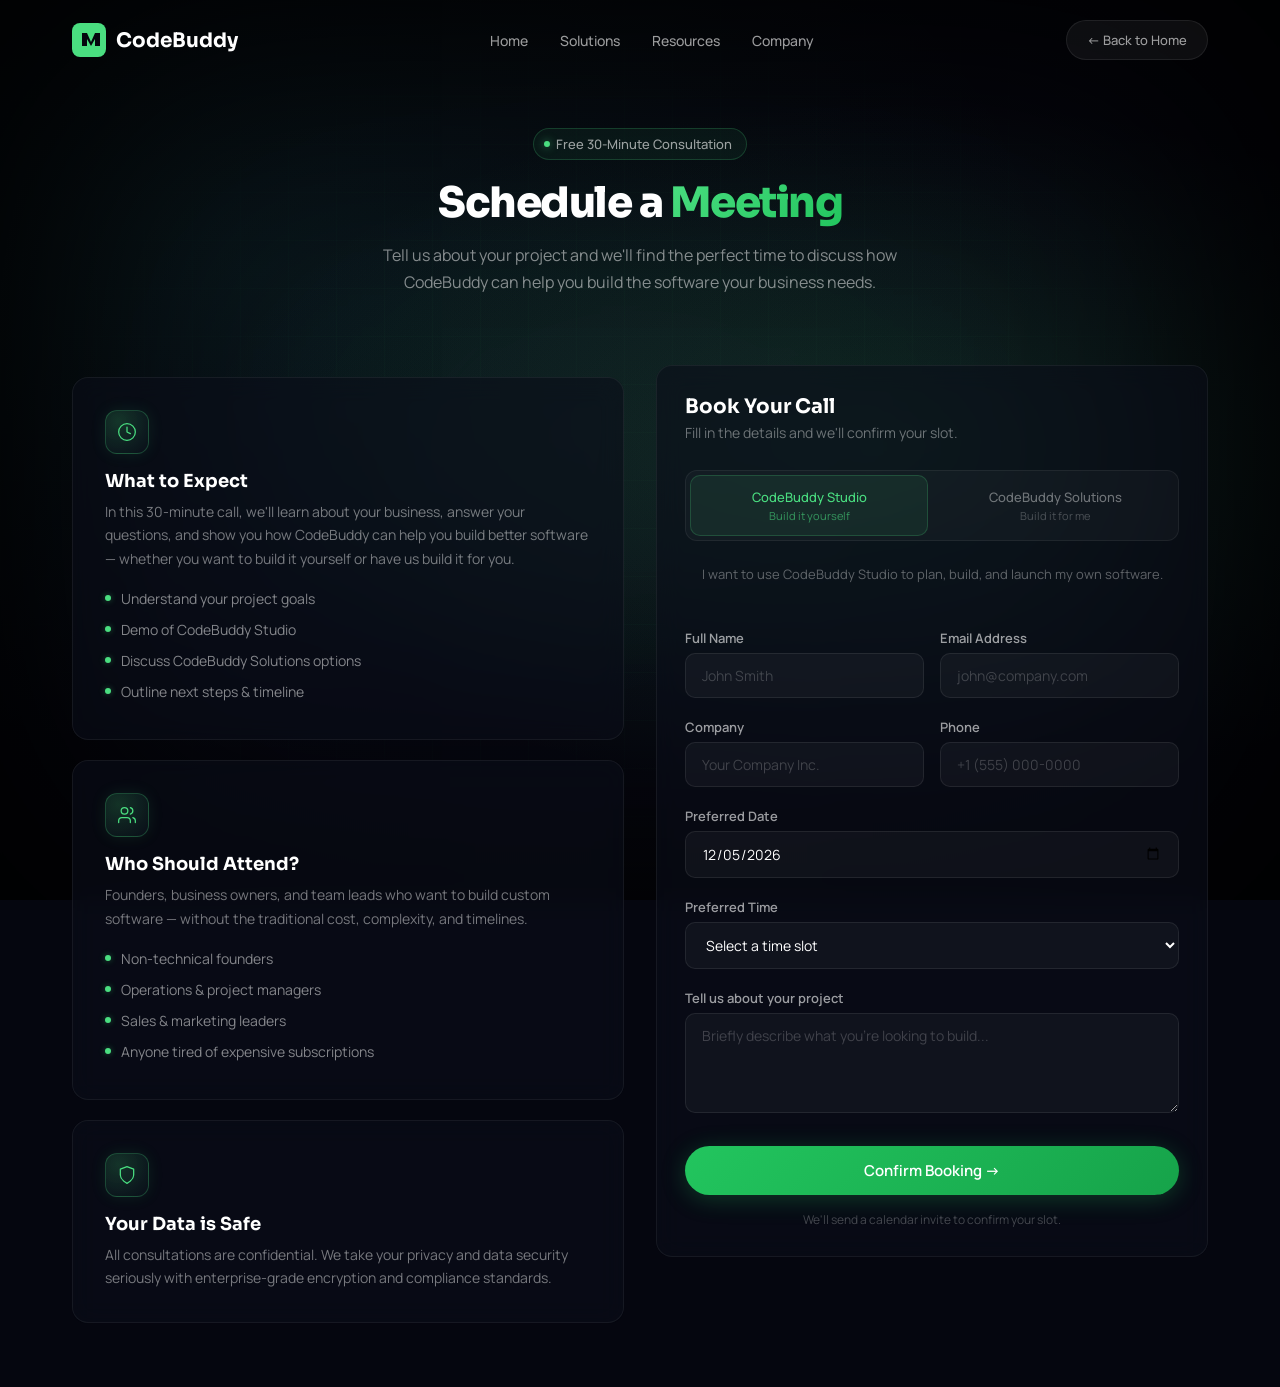
<file: schedule.html>
<!DOCTYPE html>
<html lang="en">
<head>
<meta charset="utf-8"/>
<meta name="viewport" content="width=device-width, initial-scale=1"/>
<title>Schedule a Meeting — CodeBuddy</title>
<meta name="description" content="Schedule a 30-minute consultation with CodeBuddy. Tell us about your project and we'll find the perfect time to discuss how we can help.">
<link rel="preconnect" href="https://fonts.googleapis.com">
<link href="https://fonts.googleapis.com/css2?family=Sora:wght@600;700;800&family=Manrope:wght@400;500;600;700&display=swap" rel="stylesheet">
<link rel="stylesheet" href="css/style.css">
<link rel="stylesheet" href="css/schedule.css">
</head>
<body>

<div class="page-wrap">

  <div class="bg-wrap" aria-hidden="true">
    <div class="bg-grad"></div>
    <div class="bg-grid"></div>
    <div class="bg-shadow"></div>
  </div>

  <header class="header">
    <a href="index.html" class="header-logo">
      <svg width="34" height="34" viewBox="0 0 34 34" fill="none">
        <rect width="34" height="34" rx="8" fill="#4ade80"/>
        <path d="M10 23V10h5l4 9 4-9h5v13h-5v-7l-4 7-4-7v7h-5Z" fill="#05060f"/>
      </svg>
      <span>CodeBuddy</span>
    </a>
    <nav class="header-nav">
      <a href="index.html">Home</a>
      <a href="index.html#services">Solutions</a>
      <a href="#">Resources</a>
      <a href="#">Company</a>
    </nav>
    <a href="index.html" class="header-back">← Back to Home</a>
  </header>

  <section class="schedule-hero">
    <div class="badge">
      <span class="badge-dot"></span>
      Free 30-Minute Consultation
    </div>
    <h1 class="schedule-title">
      Schedule a <span class="em">Meeting</span>
    </h1>
    <p class="schedule-sub">
      Tell us about your project and we'll find the perfect time to discuss how
      CodeBuddy can help you build the software your business needs.
    </p>
  </section>

  <div class="schedule-wrap">

    <div class="schedule-info">

      <div class="schedule-info-card">
        <div class="schedule-info-icon">
          <svg viewBox="0 0 24 24" fill="none" stroke="currentColor" stroke-width="1.5" stroke-linecap="round" stroke-linejoin="round"><circle cx="12" cy="12" r="10"/><path d="M12 6v6l4 2"/></svg>
        </div>
        <h3>What to Expect</h3>
        <p>In this 30-minute call, we'll learn about your business, answer your questions, and show you how CodeBuddy can help you build better software — whether you want to build it yourself or have us build it for you.</p>
        <ul>
          <li>Understand your project goals</li>
          <li>Demo of CodeBuddy Studio</li>
          <li>Discuss CodeBuddy Solutions options</li>
          <li>Outline next steps &amp; timeline</li>
        </ul>
      </div>

      <div class="schedule-info-card">
        <div class="schedule-info-icon">
          <svg viewBox="0 0 24 24" fill="none" stroke="currentColor" stroke-width="1.5" stroke-linecap="round" stroke-linejoin="round"><path d="M16 21v-2a4 4 0 0 0-4-4H6a4 4 0 0 0-4 4v2"/><circle cx="9" cy="7" r="4"/><path d="M22 21v-2a4 4 0 0 0-3-3.87M16 3.13a4 4 0 0 1 0 7.75"/></svg>
        </div>
        <h3>Who Should Attend?</h3>
        <p>Founders, business owners, and team leads who want to build custom software — without the traditional cost, complexity, and timelines.</p>
        <ul>
          <li>Non-technical founders</li>
          <li>Operations &amp; project managers</li>
          <li>Sales &amp; marketing leaders</li>
          <li>Anyone tired of expensive subscriptions</li>
        </ul>
      </div>

      <div class="schedule-info-card">
        <div class="schedule-info-icon">
          <svg viewBox="0 0 24 24" fill="none" stroke="currentColor" stroke-width="1.5" stroke-linecap="round" stroke-linejoin="round"><path d="M12 22s8-4 8-10V5l-8-3-8 3v7c0 6 8 10 8 10z"/></svg>
        </div>
        <h3>Your Data is Safe</h3>
        <p>All consultations are confidential. We take your privacy and data security seriously with enterprise-grade encryption and compliance standards.</p>
      </div>

    </div>

    <div class="schedule-form-wrap">
      <h2 class="schedule-form-title">Book Your Call</h2>
      <p class="schedule-form-sub">Fill in the details and we'll confirm your slot.</p>

      <div class="offering-toggle" id="offeringToggle">
        <button class="offering-option active" data-value="studio" onclick="selectOffering(this)">
          CodeBuddy Studio
          <small>Build it yourself</small>
        </button>
        <button class="offering-option" data-value="solutions" onclick="selectOffering(this)">
          CodeBuddy Solutions
          <small>Build it for me</small>
        </button>
      </div>
      <p class="offering-desc" id="offeringDesc">
        I want to use CodeBuddy Studio to plan, build, and launch my own software.
      </p>

      <form id="scheduleForm" onsubmit="handleSubmit(event)">
        <div class="form-row">
          <div class="form-group">
            <label for="name">Full Name</label>
            <input type="text" id="name" placeholder="John Smith" required>
          </div>
          <div class="form-group">
            <label for="email">Email Address</label>
            <input type="email" id="email" placeholder="john@company.com" required>
          </div>
        </div>

        <div class="form-row">
          <div class="form-group">
            <label for="company">Company</label>
            <input type="text" id="company" placeholder="Your Company Inc.">
          </div>
          <div class="form-group">
            <label for="phone">Phone</label>
            <input type="tel" id="phone" placeholder="+1 (555) 000-0000">
          </div>
        </div>

        <div class="form-group">
          <label for="preferred_date">Preferred Date</label>
          <input type="date" id="preferred_date" required>
        </div>

        <div class="form-group">
          <label for="preferred_time">Preferred Time</label>
          <select id="preferred_time" required>
            <option value="">Select a time slot</option>
            <option value="9:00 AM">9:00 AM</option>
            <option value="10:00 AM">10:00 AM</option>
            <option value="11:00 AM">11:00 AM</option>
            <option value="12:00 PM">12:00 PM</option>
            <option value="1:00 PM">1:00 PM</option>
            <option value="2:00 PM">2:00 PM</option>
            <option value="3:00 PM">3:00 PM</option>
            <option value="4:00 PM">4:00 PM</option>
            <option value="5:00 PM">5:00 PM</option>
          </select>
        </div>

        <div class="form-group">
          <label for="message">Tell us about your project</label>
          <textarea id="message" placeholder="Briefly describe what you're looking to build..."></textarea>
        </div>

        <button type="submit" class="form-submit">Confirm Booking →</button>
        <p class="form-note">We'll send a calendar invite to confirm your slot.</p>
      </form>
    </div>

  </div>

</div>

<script src="js/schedule.js"></script>
</body>
</html>
</file>
<file: css/style.css>
/* ========================================
   SHARED STYLES — CodeBuddy
   Applied to both index.html & schedule.html
   ======================================== */

*, *::before, *::after { margin: 0; padding: 0; box-sizing: border-box; }
html { scroll-behavior: smooth; }

body {
  font-family: 'Manrope', ui-sans-serif, system-ui, sans-serif;
  background: #05060f;
  color: #fff;
  -webkit-font-smoothing: antialiased;
  -moz-osx-font-smoothing: grayscale;
}

/* ===== BACKGROUND ===== */
.bg-wrap {
  position: fixed; inset: 0; z-index: 0;
  pointer-events: none; overflow: hidden;
}
.bg-grad {
  position: absolute; inset: 0;
  background:
    radial-gradient(ellipse at 70% 50%, rgba(74,222,128,0.14), transparent 55%),
    radial-gradient(ellipse at 20% 30%, rgba(52,211,153,0.08), transparent 55%),
    radial-gradient(ellipse at 50% 50%, rgba(10,12,24,0.7), #05060f 90%);
}
.bg-grid {
  position: absolute; inset: 0;
  opacity: 0.35;
  background-image:
    linear-gradient(rgba(74,222,128,0.06) 1px, transparent 1px),
    linear-gradient(90deg, rgba(74,222,128,0.06) 1px, transparent 1px);
  background-size: 48px 48px;
  mask-image: radial-gradient(ellipse at center, black 40%, transparent 85%);
  -webkit-mask-image: radial-gradient(ellipse at center, black 40%, transparent 85%);
}
@media (max-width: 479px) {
  .bg-grid { background-size: 32px 32px; }
}
.bg-shadow {
  position: absolute; inset: 0;
  box-shadow: inset 0 0 300px 80px rgba(0,0,0,0.9);
}

.page-wrap {
  position: relative;
  min-height: 100vh;
  min-height: 100dvh;
  width: 100%;
  overflow: hidden;
  background: #05060f;
}

/* ===== HEADER ===== */
.header {
  position: relative;
  z-index: 20;
  max-width: 1280px;
  margin: 0 auto;
  display: flex;
  align-items: center;
  justify-content: space-between;
  padding: 24px 40px;
}
.header-logo {
  display: flex;
  align-items: center;
  gap: 10px;
  text-decoration: none;
  color: #fff;
}
.header-logo svg { flex-shrink: 0; width: 34px; height: 34px; }
.header-logo span {
  font-family: 'Sora', ui-sans-serif, system-ui;
  font-size: 20px;
  font-weight: 700;
}
.header-nav { display: flex; align-items: center; gap: 32px; }
.header-nav a {
  color: rgba(255,255,255,0.6);
  text-decoration: none;
  font-size: 14px;
  font-weight: 500;
  transition: color 0.2s;
}
.header-nav a:hover { color: rgba(255,255,255,0.9); }

.header-cta {
  display: inline-flex;
  align-items: center;
  gap: 8px;
  padding: 10px 24px;
  background: linear-gradient(135deg, #22c55e, #16a34a);
  color: #fff;
  border-radius: 100px;
  font-size: 14px;
  font-weight: 600;
  text-decoration: none;
  transition: transform 0.2s, box-shadow 0.2s;
  box-shadow: 0 4px 20px rgba(34,197,94,0.25);
}
.header-cta:hover { transform: translateY(-1px); box-shadow: 0 6px 28px rgba(34,197,94,0.4); }

.header-back {
  display: inline-flex;
  align-items: center;
  gap: 6px;
  padding: 10px 20px;
  background: rgba(255,255,255,0.05);
  color: rgba(255,255,255,0.6);
  border-radius: 100px;
  font-size: 13px;
  font-weight: 500;
  text-decoration: none;
  border: 1px solid rgba(255,255,255,0.08);
  transition: background 0.2s, color 0.2s;
}
.header-back:hover { background: rgba(255,255,255,0.1); color: #fff; }

/* ===== BUTTONS ===== */
.btn-primary {
  display: inline-flex;
  align-items: center;
  gap: 8px;
  padding: 14px 32px;
  background: linear-gradient(135deg, #22c55e, #16a34a);
  color: #fff;
  border-radius: 100px;
  font-size: 15px;
  font-weight: 600;
  text-decoration: none;
  transition: transform 0.2s, box-shadow 0.2s;
  box-shadow: 0 4px 24px rgba(34,197,94,0.3);
  border: none; cursor: pointer;
}
.btn-primary:hover { transform: translateY(-2px); box-shadow: 0 8px 32px rgba(34,197,94,0.5); }

.btn-secondary {
  display: inline-flex;
  align-items: center;
  gap: 8px;
  padding: 14px 28px;
  background: transparent;
  color: rgba(255,255,255,0.7);
  border-radius: 100px;
  font-size: 15px;
  font-weight: 500;
  text-decoration: none;
  border: 1px solid rgba(255,255,255,0.12);
  transition: background 0.2s, border-color 0.2s, color 0.2s;
  cursor: pointer;
}
.btn-secondary:hover { background: rgba(255,255,255,0.05); border-color: rgba(255,255,255,0.2); color: #fff; }

/* ===== BADGE ===== */
.badge {
  display: inline-flex;
  align-items: center;
  gap: 6px;
  padding: 6px 14px 6px 10px;
  border: 1px solid rgba(74,222,128,0.2);
  border-radius: 100px;
  font-size: 13px;
  font-weight: 500;
  color: rgba(255,255,255,0.6);
  background: rgba(74,222,128,0.06);
}
.badge-dot {
  width: 6px; height: 6px;
  border-radius: 50%;
  background: #4ade80;
  box-shadow: 0 0 8px rgba(74,222,128,0.6);
  animation: badgePulse 2s ease-in-out infinite;
}
@keyframes badgePulse {
  0%, 100% { opacity: 1; box-shadow: 0 0 8px rgba(74,222,128,0.6); }
  50% { opacity: 0.5; box-shadow: 0 0 14px rgba(74,222,128,0.3); }
}

/* ===== RESPONSIVE — SHARED ===== */

/* Large Desktop 1920px */
@media (min-width: 1920px) {
  .header { max-width: 1600px; padding: 28px 60px; }
}

/* Desktop 1440px */
@media (max-width: 1440px) {
  .header { max-width: 1200px; }
}

/* Laptop 1280px */
@media (max-width: 1280px) {
  .header { padding: 20px 32px; }
}

/* Tablet 991px */
@media (max-width: 991px) {
  .header-nav { display: none; }
  .header { padding: 20px 32px; }
}

/* Mobile 479px */
@media (max-width: 479px) {
  .header { padding: 16px 20px; }
  .header-logo span { font-size: 17px; }
  .header-logo svg { width: 28px; height: 28px; }
  .header-cta { padding: 8px 16px; font-size: 12px; gap: 4px; }
  .header-back { padding: 8px 14px; font-size: 12px; }
  .btn-primary, .btn-secondary { padding: 12px 24px; font-size: 14px; width: 100%; justify-content: center; }
  .badge { font-size: 11px; padding: 4px 12px 4px 8px; }
}
</file>
<file: css/schedule.css>
/* ========================================
   SCHEDULE PAGE STYLES
   ======================================== */

/* ===== HERO ===== */
.schedule-hero {
  position: relative; z-index: 10;
  max-width: 1280px; margin: 0 auto;
  padding: 60px 40px 40px; text-align: center;
}
.schedule-hero .badge { margin-bottom: 20px; }

.schedule-title {
  font-family: 'Sora', ui-sans-serif, system-ui;
  font-size: 56px; font-weight: 800;
  line-height: 1.1; letter-spacing: -1.5px;
  margin-bottom: 16px;
}
.schedule-title .em {
  background: linear-gradient(135deg, #4ade80, #22c55e);
  -webkit-background-clip: text; -webkit-text-fill-color: transparent; background-clip: text;
}

.schedule-sub {
  font-size: 16px; color: rgba(255,255,255,0.5);
  max-width: 560px; margin: 0 auto 48px; line-height: 1.7;
}

/* ===== TWO COLUMN ===== */
.schedule-wrap {
  position: relative; z-index: 10;
  max-width: 1280px; margin: 0 auto;
  padding: 0 40px 80px;
  display: grid; grid-template-columns: 1fr 1fr;
  gap: 40px; align-items: start;
}

/* Info Cards */
.schedule-info { padding-top: 12px; }
.schedule-info-card {
  border: 1px solid rgba(255,255,255,0.06);
  border-radius: 16px; padding: 32px;
  background: rgba(10,14,26,0.6); backdrop-filter: blur(12px);
  margin-bottom: 20px;
}
.schedule-info-card:last-child { margin-bottom: 0; }

.schedule-info-icon {
  width: 44px; height: 44px; border-radius: 12px;
  display: grid; place-items: center; margin-bottom: 16px;
  border: 1px solid rgba(74,222,128,0.25);
  background: radial-gradient(circle at 30% 25%, rgba(74,222,128,0.2), rgba(10,14,26,0.9));
  box-shadow: 0 0 16px rgba(74,222,128,0.1);
}
.schedule-info-icon svg { width: 20px; height: 20px; color: #4ade80; }

.schedule-info-card h3 {
  font-family: 'Sora', ui-sans-serif, system-ui;
  font-size: 18px; font-weight: 700; margin-bottom: 8px;
}
.schedule-info-card p {
  font-size: 14px; color: rgba(255,255,255,0.45); line-height: 1.7;
}
.schedule-info-card ul { list-style: none; margin-top: 12px; }
.schedule-info-card ul li {
  display: flex; align-items: center; gap: 10px;
  font-size: 14px; color: rgba(255,255,255,0.5); padding: 6px 0;
}
.schedule-info-card ul li::before {
  content: ''; width: 6px; height: 6px; border-radius: 50%;
  background: #4ade80; flex-shrink: 0; box-shadow: 0 0 6px rgba(74,222,128,0.4);
}

/* ===== FORM ===== */
.schedule-form-wrap {
  border: 1px solid rgba(255,255,255,0.06);
  border-radius: 16px; padding: 36px;
  background: rgba(10,14,26,0.6); backdrop-filter: blur(12px);
}
.schedule-form-title {
  font-family: 'Sora', ui-sans-serif, system-ui;
  font-size: 20px; font-weight: 700; margin-bottom: 4px;
}
.schedule-form-sub {
  font-size: 14px; color: rgba(255,255,255,0.4); margin-bottom: 28px;
}

.form-group { margin-bottom: 20px; }
.form-group label {
  display: block; font-size: 13px; font-weight: 600;
  color: rgba(255,255,255,0.6); margin-bottom: 6px;
}
.form-group input,
.form-group select,
.form-group textarea {
  width: 100%; padding: 12px 16px; border-radius: 10px;
  border: 1px solid rgba(255,255,255,0.08);
  background: rgba(255,255,255,0.04); color: #fff;
  font-family: 'Manrope', sans-serif; font-size: 14px;
  transition: border-color 0.2s, background 0.2s; outline: none;
}
.form-group input:focus,
.form-group select:focus,
.form-group textarea:focus {
  border-color: rgba(74,222,128,0.3);
  background: rgba(255,255,255,0.06);
}
.form-group input::placeholder,
.form-group textarea::placeholder { color: rgba(255,255,255,0.2); }
.form-group select option { background: #0a0e1a; color: #fff; }
.form-group textarea { resize: vertical; min-height: 100px; }

.form-row { display: grid; grid-template-columns: 1fr 1fr; gap: 16px; }

.form-submit {
  width: 100%; padding: 14px 32px;
  background: linear-gradient(135deg, #22c55e, #16a34a);
  color: #fff; border-radius: 100px; font-size: 15px; font-weight: 600;
  border: none; cursor: pointer;
  transition: transform 0.2s, box-shadow 0.2s;
  box-shadow: 0 4px 24px rgba(34,197,94,0.25);
  font-family: 'Manrope', sans-serif; margin-top: 8px;
}
.form-submit:hover { transform: translateY(-2px); box-shadow: 0 8px 32px rgba(34,197,94,0.4); }

.form-note {
  text-align: center; font-size: 12px;
  color: rgba(255,255,255,0.25); margin-top: 16px;
}

/* ===== OFFERING TOGGLE ===== */
.offering-toggle {
  display: grid; grid-template-columns: 1fr 1fr; gap: 8px;
  margin-bottom: 24px; padding: 4px;
  background: rgba(255,255,255,0.03);
  border-radius: 12px; border: 1px solid rgba(255,255,255,0.06);
}
.offering-option {
  padding: 12px 16px; text-align: center; border-radius: 10px;
  cursor: pointer; transition: background 0.3s, border-color 0.3s;
  border: 1px solid transparent; font-size: 13px; font-weight: 500;
  color: rgba(255,255,255,0.4); background: transparent;
  font-family: 'Manrope', sans-serif;
}
.offering-option:hover { color: rgba(255,255,255,0.7); }
.offering-option.active {
  background: rgba(74,222,128,0.08);
  border-color: rgba(74,222,128,0.2); color: #4ade80;
}
.offering-option small {
  display: block; font-size: 11px; font-weight: 400;
  color: inherit; opacity: 0.6; margin-top: 2px;
}
.offering-desc {
  font-size: 13px; color: rgba(255,255,255,0.35);
  text-align: center; margin-bottom: 24px;
  line-height: 1.5; min-height: 40px; transition: opacity 0.3s;
}

/* ========================================
   SCHEDULE RESPONSIVE
   ======================================== */

/* Large Desktop 1920px */
@media (min-width: 1920px) {
  .schedule-hero { max-width: 1600px; padding: 80px 60px 48px; }
  .schedule-title { font-size: 64px; }
  .schedule-sub { font-size: 18px; max-width: 640px; }
  .schedule-wrap { max-width: 1600px; padding: 0 60px 100px; gap: 56px; }
  .schedule-info-card { padding: 36px; }
  .schedule-form-wrap { padding: 44px; }
  .schedule-info-card h3 { font-size: 20px; }
  .schedule-info-card p { font-size: 15px; }
}

/* Desktop 1440px */
@media (max-width: 1440px) {
  .schedule-hero { max-width: 1200px; }
  .schedule-title { font-size: 50px; }
  .schedule-wrap { max-width: 1200px; gap: 36px; }
}

/* Laptop 1280px */
@media (max-width: 1280px) {
  .schedule-hero { padding: 48px 32px 32px; }
  .schedule-title { font-size: 42px; }
  .schedule-sub { margin-bottom: 36px; }
  .schedule-wrap { padding: 0 32px 64px; gap: 32px; }
  .schedule-form-wrap { padding: 28px; }
}

/* Tablet 991px */
@media (max-width: 991px) {
  .schedule-wrap {
    grid-template-columns: 1fr;
    gap: 28px;
  }
  .schedule-info { padding-top: 0; }
  .schedule-hero { padding: 36px 32px 24px; }
  .schedule-wrap { padding: 0 32px 48px; }
  .schedule-title { font-size: 38px; }
  .schedule-sub { font-size: 15px; margin-bottom: 28px; }
  .schedule-info-card { padding: 28px; }
  .schedule-form-wrap { padding: 28px; }
}

/* Mobile 479px */
@media (max-width: 479px) {
  .schedule-hero { padding: 24px 20px 20px; }
  .schedule-title { font-size: 28px; letter-spacing: -0.5px; }
  .schedule-sub { font-size: 14px; max-width: 100%; margin-bottom: 24px; }
  .schedule-wrap { padding: 0 20px 40px; gap: 20px; }
  .schedule-form-wrap { padding: 20px; }
  .schedule-form-title { font-size: 18px; }
  .schedule-form-sub { font-size: 13px; margin-bottom: 20px; }
  .form-row { grid-template-columns: 1fr; gap: 0; }
  .form-group { margin-bottom: 16px; }
  .form-group input,
  .form-group select,
  .form-group textarea { padding: 10px 14px; font-size: 13px; }
  .form-submit { padding: 12px 24px; font-size: 14px; }
  .schedule-info-card { padding: 24px 20px; }
  .schedule-info-card h3 { font-size: 16px; }
  .schedule-info-card p,
  .schedule-info-card ul li { font-size: 13px; }
  .offering-toggle { grid-template-columns: 1fr; }
  .offering-option { padding: 10px 14px; font-size: 12px; }
  .offering-option small { font-size: 10px; }
  .offering-desc { font-size: 12px; min-height: 32px; margin-bottom: 20px; }
}
</file>
